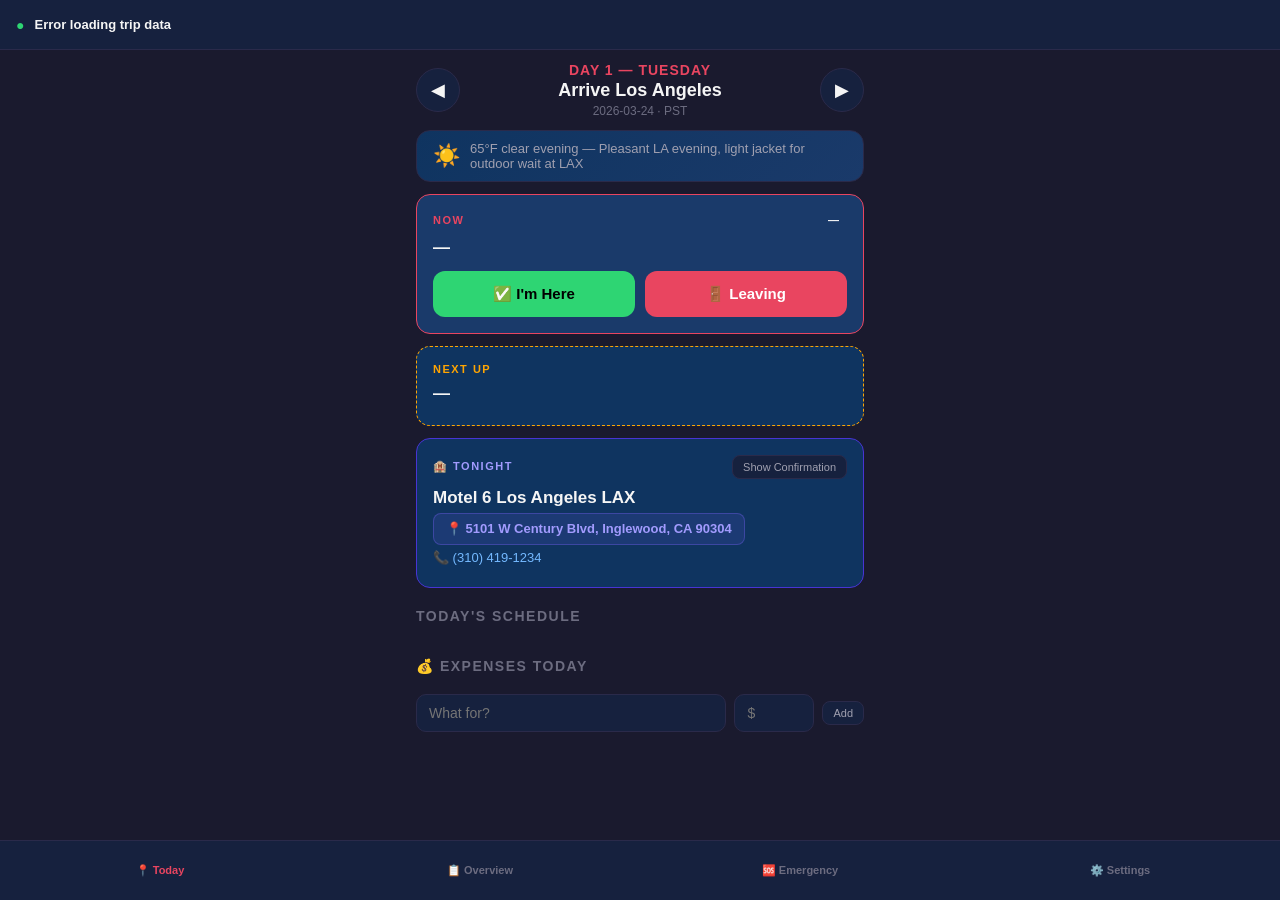
<file: app/index.html>
<!DOCTYPE html>
<html lang="en">
<head>
  <meta charset="UTF-8">
  <meta name="viewport" content="width=device-width, initial-scale=1.0, user-scalable=no">
  <meta name="theme-color" content="#e94560">
  <meta name="apple-mobile-web-app-capable" content="yes">
  <meta name="apple-mobile-web-app-status-bar-style" content="black-translucent">
  <title>SmartTrip — Southwest 2026</title>
  <link rel="manifest" href="manifest.json">
  <link rel="stylesheet" href="style.css">
</head>
<body>

  <!-- ===== TOP STATUS BAR ===== -->
  <header id="status-bar">
    <div id="status-icon">●</div>
    <div id="status-text">Loading trip...</div>
    <div id="clock"></div>
  </header>

  <!-- ===== MORNING BRIEFING OVERLAY ===== -->
  <div id="morning-briefing" class="overlay hidden">
    <div class="overlay-content">
      <h1 id="briefing-title">Good Morning!</h1>
      <div id="briefing-weather" class="briefing-card"></div>
      <div id="briefing-highlights" class="briefing-card"></div>
      <div id="briefing-tips" class="briefing-card"></div>
      <button id="briefing-dismiss" class="btn-primary">Let's Go! 🚀</button>
    </div>
  </div>

  <!-- ===== CONFIRMATION OVERLAY ===== -->
  <div id="confirmation-overlay" class="overlay hidden">
    <div class="overlay-content">
      <h2>📋 Confirmation Details</h2>
      <div id="confirmation-details"></div>
      <button id="confirmation-dismiss" class="btn-primary">Got It ✓</button>
    </div>
  </div>

  <!-- ===== MAIN APP ===== -->
  <main id="app">

    <!-- DAY HEADER -->
    <section id="day-header">
      <div class="day-nav">
        <button id="prev-day" class="nav-btn">◀</button>
        <div id="day-title-area">
          <h2 id="day-number">Day 1</h2>
          <p id="day-title">Loading...</p>
          <p id="day-date" class="subtle"></p>
        </div>
        <button id="next-day" class="nav-btn">▶</button>
      </div>
    </section>

    <!-- WEATHER BANNER -->
    <section id="weather-banner">
      <span id="weather-icon">🌤️</span>
      <span id="weather-text">Loading weather...</span>
    </section>

    <!-- CURRENT ACTIVITY CARD -->
    <section id="current-card" class="activity-card highlight-card">
      <div class="card-header">
        <span class="card-label">NOW</span>
        <span id="current-status-badge" class="status-badge">—</span>
      </div>
      <h3 id="current-title">—</h3>
      <p id="current-time" class="card-time"></p>
      <p id="current-notes" class="card-notes"></p>
      <div id="current-map-link" class="map-link-container hidden"></div>
      <div id="current-confirmation" class="confirmation-box hidden"></div>
      <div id="current-what-to-do" class="what-to-do hidden"></div>
      <div id="current-tips" class="tips-box hidden"></div>
      <div class="action-buttons">
        <button id="btn-arrived" class="btn-action btn-arrive">✅ I'm Here</button>
        <button id="btn-leaving" class="btn-action btn-leave">🚪 Leaving</button>
      </div>
    </section>

    <!-- NEXT UP CARD -->
    <section id="next-card" class="activity-card next-up-card">
      <div class="card-header">
        <span class="card-label">NEXT UP</span>
        <span id="next-eta" class="eta-badge"></span>
      </div>
      <h3 id="next-title">—</h3>
      <p id="next-time" class="card-time"></p>
      <p id="next-distance" class="card-distance"></p>
      <div id="next-map-link" class="map-link-container hidden"></div>
      <p id="next-notes" class="card-notes"></p>
    </section>

    <!-- HOTEL CARD (persistent for the day) -->
    <section id="hotel-card" class="activity-card hotel-card">
      <div class="card-header">
        <span class="card-label">🏨 TONIGHT</span>
        <button id="btn-show-confirmation" class="btn-small">Show Confirmation</button>
      </div>
      <h3 id="hotel-name">—</h3>
      <p id="hotel-address" class="card-notes"></p>
      <p id="hotel-phone" class="card-notes"></p>
    </section>

    <!-- TIMELINE -->
    <section id="timeline">
      <h3 class="section-title">Today's Schedule</h3>
      <div id="timeline-list"></div>
    </section>

    <!-- EXPENSE TRACKER (optional) -->
    <section id="expenses-section">
      <h3 class="section-title">💰 Expenses Today</h3>
      <div id="expense-list"></div>
      <div class="expense-input">
        <input type="text" id="expense-desc" placeholder="What for?" />
        <input type="number" id="expense-amount" placeholder="$" step="0.01" />
        <button id="btn-add-expense" class="btn-small">Add</button>
      </div>
      <p id="expense-total" class="subtle"></p>
    </section>

  </main>

  <!-- ===== BOTTOM NAV ===== -->
  <nav id="bottom-nav">
    <button class="nav-tab active" data-view="today">📍 Today</button>
    <button class="nav-tab" data-view="overview">📋 Overview</button>
    <button class="nav-tab" data-view="emergency">🆘 Emergency</button>
    <button class="nav-tab" data-view="settings">⚙️ Settings</button>
  </nav>

  <!-- ===== OVERVIEW VIEW ===== -->
  <div id="view-overview" class="view-panel hidden">
    <h2>📋 Trip Overview</h2>
    <div id="overview-days"></div>
  </div>

  <!-- ===== EMERGENCY VIEW ===== -->
  <div id="view-emergency" class="view-panel hidden">
    <h2>🆘 Emergency Info</h2>
    <div id="emergency-content"></div>
  </div>

  <!-- ===== SETTINGS VIEW ===== -->
  <div id="view-settings" class="view-panel hidden">
    <h2>⚙️ Settings</h2>
    <div class="setting-row">
      <label>Voice Notifications</label>
      <input type="checkbox" id="setting-voice" />
    </div>
    <div class="setting-row">
      <label>Browser Notifications</label>
      <input type="checkbox" id="setting-notifications" />
    </div>
    <div class="setting-row">
      <label>Check Interval (seconds)</label>
      <input type="number" id="setting-interval" value="60" min="15" max="300" />
    </div>
    <div class="setting-row">
      <label>Late Threshold (minutes)</label>
      <input type="number" id="setting-late-threshold" value="10" min="5" max="60" />
    </div>
    <hr>
    <div class="setting-row">
      <label>Trip Total Expenses</label>
      <span id="trip-total-expenses">$0.00</span>
    </div>
    <div class="setting-row">
      <button id="btn-export-log" class="btn-primary">📥 Export Trip Log</button>
    </div>
    <div class="setting-row">
      <button id="btn-show-briefing" class="btn-primary">🌅 Show Morning Briefing</button>
    </div>
    <hr>
    <div class="setting-row">
      <button id="btn-reset-data" class="btn-primary" style="background: var(--red);">🗑️ Reset All Data</button>
    </div>
    <p style="font-size: 11px; color: var(--text-muted); text-align: center; padding: 8px 0;">Clears all check-ins, expenses, adjustments & settings. For testing.</p>

    <hr>
    <!-- DEBUG TIME OVERRIDE -->
    <div id="debug-panel">
      <h3 class="debug-title">🧪 Debug: Time Travel</h3>
      <p class="debug-desc">Override the app's clock for testing. All features will behave as if it's the selected date/time.</p>

      <div class="debug-row">
        <label for="debug-date">Date</label>
        <input type="date" id="debug-date" />
      </div>
      <div class="debug-row">
        <label for="debug-time">Time</label>
        <input type="time" id="debug-time" step="1" />
      </div>
      <div class="debug-row">
        <label for="debug-tz">Timezone</label>
        <select id="debug-tz">
          <option value="">— Use day's TZ —</option>
          <option value="America/New_York">Eastern (EST/EDT)</option>
          <option value="America/Chicago">Central (CST/CDT)</option>
          <option value="America/Denver">Mountain (MST/MDT)</option>
          <option value="America/Phoenix">Arizona (MST — no DST)</option>
          <option value="America/Los_Angeles">Pacific (PST/PDT)</option>
        </select>
      </div>
      <div class="debug-actions">
        <button id="btn-debug-apply" class="btn-primary btn-debug-apply">⏱ Apply Time Override</button>
        <button id="btn-debug-clear" class="btn-primary btn-debug-clear">↩ Use Real Time</button>
      </div>
      <div id="debug-status" class="debug-status"></div>
    </div>
  </div>

  <!-- JS Modules -->
  <script src="storage.js"></script>
  <script src="schedule-engine.js"></script>
  <script src="notifications.js"></script>
  <script src="ui.js"></script>
  <script src="app.js"></script>
</body>
</html>
</file>
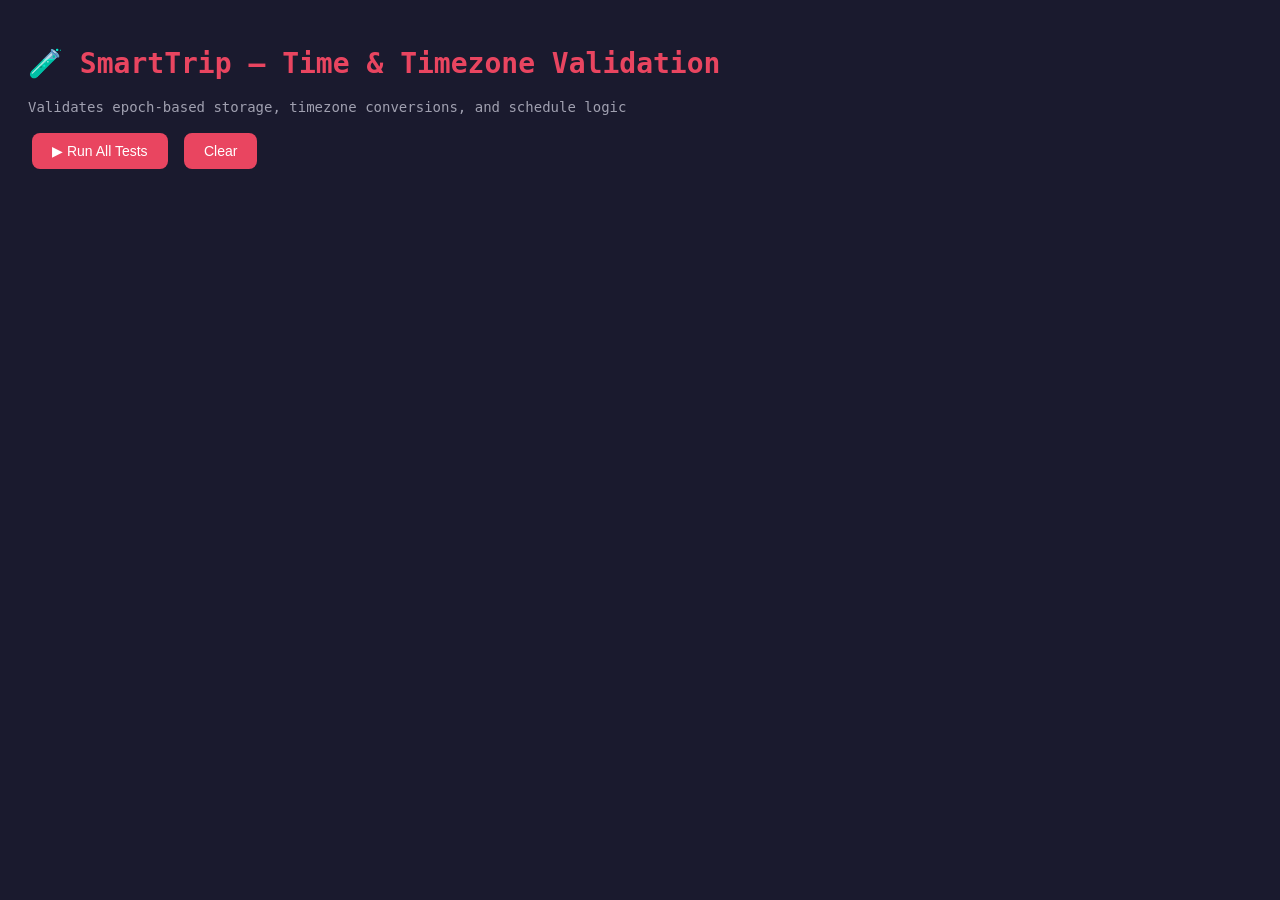
<file: app/test-time.html>
<!DOCTYPE html>
<html lang="en">
<head>
  <meta charset="UTF-8">
  <meta name="viewport" content="width=device-width, initial-scale=1.0">
  <title>SmartTrip — Time & Timezone Validation Tests</title>
  <style>
    body { font-family: monospace; background: #1a1a2e; color: #f5f5f5; padding: 20px; font-size: 14px; }
    h1 { color: #e94560; }
    h2 { color: #ffa502; margin-top: 24px; }
    .pass { color: #2ed573; }
    .fail { color: #ff4757; font-weight: bold; }
    .info { color: #a0a0b0; }
    .warn { color: #ffa502; }
    .test-block { background: #16213e; padding: 12px; border-radius: 8px; margin: 8px 0; }
    .summary { background: #0f3460; padding: 16px; border-radius: 12px; margin-top: 24px; font-size: 16px; }
    button { padding: 10px 20px; background: #e94560; color: #fff; border: none; border-radius: 8px; cursor: pointer; font-size: 14px; margin: 4px; }
    button:hover { opacity: 0.9; }
    #output { white-space: pre-wrap; line-height: 1.6; }
  </style>
</head>
<body>
  <h1>🧪 SmartTrip — Time & Timezone Validation</h1>
  <p class="info">Validates epoch-based storage, timezone conversions, and schedule logic</p>
  <div>
    <button onclick="runAllTests()">▶ Run All Tests</button>
    <button onclick="document.getElementById('output').innerHTML=''">Clear</button>
  </div>
  <div id="output"></div>

  <!-- Load app modules (same as main app) -->
  <script src="storage.js"></script>
  <script src="schedule-engine.js"></script>
  <script src="notifications.js"></script>
  <script src="ui.js"></script>

  <script>
    const out = document.getElementById('output');
    let passCount = 0, failCount = 0, warnCount = 0;

    function log(msg, cls = '') {
      out.innerHTML += `<span class="${cls}">${msg}</span>\n`;
    }

    function assert(condition, label, detail = '') {
      if (condition) {
        passCount++;
        log(`  ✅ PASS: ${label}`, 'pass');
      } else {
        failCount++;
        log(`  ❌ FAIL: ${label} ${detail ? '— ' + detail : ''}`, 'fail');
      }
    }

    function warn(msg) {
      warnCount++;
      log(`  ⚠️  ${msg}`, 'warn');
    }

    // =================================================================
    // TEST 1: System Time Accuracy & Core Helpers
    // =================================================================
    function testSystemTime() {
      log('\n<h2>1. System Time Accuracy & Core Helpers</h2>');

      const now = new Date();
      const sysHours = now.getHours();
      const sysMins = now.getMinutes();
      const tzName = Intl.DateTimeFormat().resolvedOptions().timeZone;
      const tzOffset = now.getTimezoneOffset();

      log(`  System time:    ${now.toLocaleString()}`, 'info');
      log(`  ISO:            ${now.toISOString()}`, 'info');
      log(`  Epoch ms:       ${now.getTime()}`, 'info');
      log(`  Device TZ:      ${tzName}`, 'info');
      log(`  UTC offset:     ${tzOffset > 0 ? '-' : '+'}${String(Math.abs(Math.floor(tzOffset/60))).padStart(2,'0')}:${String(Math.abs(tzOffset%60)).padStart(2,'0')}`, 'info');

      // nowMinutes() with no args should match device local
      const engineMins = ScheduleEngine.nowMinutes();
      const expectedMins = sysHours * 60 + sysMins;
      assert(
        Math.abs(engineMins - expectedMins) <= 1,
        'nowMinutes() [no args] matches device local clock',
        `engine=${engineMins} (${ScheduleEngine.formatTime(engineMins)}), expected=${expectedMins}`
      );

      // todayStr()
      const engineToday = ScheduleEngine.todayStr();
      const y = now.getFullYear();
      const m = String(now.getMonth() + 1).padStart(2, '0');
      const d = String(now.getDate()).padStart(2, '0');
      assert(engineToday === `${y}-${m}-${d}`, 'todayStr() matches system date', `got "${engineToday}"`);

      // formatTime round-trips
      const timeCases = [
        [0, '12:00 AM'], [60, '1:00 AM'], [720, '12:00 PM'],
        [780, '1:00 PM'], [1080, '6:00 PM'], [1439, '11:59 PM'],
      ];
      for (const [mins, expected] of timeCases) {
        const result = ScheduleEngine.formatTime(mins);
        assert(result === expected, `formatTime(${mins}) = "${expected}"`, `got "${result}"`);
      }

      // parseTime
      const parseCases = [
        ['00:00', 0], ['06:30', 390], ['12:00', 720], ['23:59', 1439], ['18:59', 1139],
      ];
      for (const [str, expected] of parseCases) {
        const result = ScheduleEngine.parseTime(str);
        assert(result === expected, `parseTime("${str}") = ${expected}`, `got ${result}`);
      }
    }

    // =================================================================
    // TEST 2: Timezone Functions (getDayTimezone, nowInTimezone, getTimezoneAbbr)
    // =================================================================
    function testTimezoneFunctions() {
      log('\n<h2>2. Timezone Functions</h2>');

      // Expected timezone per day
      const expectedTZ = {
        1: 'America/Los_Angeles',
        2: 'America/Los_Angeles',
        3: 'America/Los_Angeles',
        4: 'America/Phoenix',
        5: 'America/Phoenix',
        6: 'America/Denver',
        7: 'America/Los_Angeles',
        8: 'America/Los_Angeles',
      };

      for (let d = 1; d <= 8; d++) {
        const tz = ScheduleEngine.getDayTimezone(d);
        assert(tz === expectedTZ[d], `Day ${d} timezone = "${expectedTZ[d]}"`, `got "${tz}"`);
      }

      // getTimezoneAbbr returns a short string
      for (let d = 1; d <= 8; d++) {
        const abbr = ScheduleEngine.getTimezoneAbbr(d);
        assert(
          typeof abbr === 'string' && abbr.length >= 2 && abbr.length <= 5,
          `Day ${d} TZ abbreviation is "${abbr}"`
        );
        log(`    Day ${d}: ${expectedTZ[d]} → ${abbr}`, 'info');
      }

      // nowInTimezone returns valid structure
      const tzList = ['America/Los_Angeles', 'America/Phoenix', 'America/Denver', 'America/New_York'];
      for (const tz of tzList) {
        const result = ScheduleEngine.nowInTimezone(tz);
        assert(result.hours >= 0 && result.hours <= 23, `nowInTimezone("${tz}") hours valid`, `hours=${result.hours}`);
        assert(result.minutes >= 0 && result.minutes <= 59, `nowInTimezone("${tz}") minutes valid`, `minutes=${result.minutes}`);
        assert(/^\d{4}-\d{2}-\d{2}$/.test(result.dateStr), `nowInTimezone("${tz}") dateStr format ok`, `got "${result.dateStr}"`);
        log(`    ${tz}: ${result.hours}:${String(result.minutes).padStart(2, '0')}:${String(result.seconds).padStart(2, '0')} on ${result.dateStr}`, 'info');
      }

      // Phoenix (MST, UTC-7) and LA (PDT, UTC-7) — same during DST
      const phoenix = ScheduleEngine.nowInTimezone('America/Phoenix');
      const la = ScheduleEngine.nowInTimezone('America/Los_Angeles');
      const phxMins = phoenix.hours * 60 + phoenix.minutes;
      const laMins = la.hours * 60 + la.minutes;
      if (Math.abs(phxMins - laMins) <= 1) {
        log(`    ✓ Phoenix & LA show same time (both UTC-7 during DST)`, 'pass');
      } else {
        warn(`Phoenix (${phxMins}min) vs LA (${laMins}min) — diff ${phxMins - laMins}min`);
      }

      // Denver (MDT, UTC-6) should be 1hr AHEAD of Phoenix (MST, UTC-7)
      const denver = ScheduleEngine.nowInTimezone('America/Denver');
      const denverMins = denver.hours * 60 + denver.minutes;
      const diff = denverMins - phxMins;
      assert(
        Math.abs(diff - 60) <= 1,
        'Denver (MDT) is 1hr ahead of Phoenix (MST)',
        `Denver=${denverMins}min, Phoenix=${phxMins}min, diff=${diff}min`
      );
    }

    // =================================================================
    // TEST 3: Epoch-Based Arrival / Departure Storage
    // =================================================================
    function testEpochStorage() {
      log('\n<h2>3. Epoch-Based Arrival / Departure Storage</h2>');

      const testActId = '_test_epoch_001';
      const checkins = Storage.getCheckIns();
      delete checkins[testActId];
      Storage.set('checkins', checkins);

      // Record arrival with Date.now()
      const beforeEpoch = Date.now();
      Storage.recordArrival(testActId, Date.now());
      const afterEpoch = Date.now();

      const ci = Storage.getCheckin(testActId);
      assert(ci !== null, 'Check-in record created');
      assert(
        typeof ci.arrivedAt === 'number' && ci.arrivedAt >= beforeEpoch && ci.arrivedAt <= afterEpoch,
        'arrivedAt is epoch ms in range',
        `stored=${ci.arrivedAt}`
      );
      assert(
        typeof ci.arrivedAtISO === 'string' && ci.arrivedAtISO.includes('T'),
        'arrivedAtISO is an ISO string',
        `got "${ci.arrivedAtISO}"`
      );
      log(`    arrivedAt (epoch): ${ci.arrivedAt}`, 'info');
      log(`    arrivedAtISO:      ${ci.arrivedAtISO}`, 'info');

      const arrDate = new Date(ci.arrivedAt);
      assert(!isNaN(arrDate.getTime()), 'Epoch converts to valid Date');

      // Display in each timezone
      log('\n    Displaying arrival time in each day\'s timezone:', 'info');
      for (let d = 1; d <= 8; d++) {
        const displayed = ScheduleEngine.formatDateInTZ(new Date(ci.arrivedAt), d);
        const tzAbbr = ScheduleEngine.getTimezoneAbbr(d);
        log(`      Day ${d} (${tzAbbr}): ${displayed}`, 'info');
      }

      // Record departure (simulate 5sec later)
      const departEpoch = Date.now() + 5000;
      Storage.recordDeparture(testActId, departEpoch);
      const ci2 = Storage.getCheckin(testActId);
      assert(ci2.leftAt > ci2.arrivedAt, 'Departure > Arrival');
      assert(typeof ci2.leftAtISO === 'string', 'leftAtISO exists');

      // epochToMinutesInTZ consistency
      log('\n    epochToMinutesInTZ conversion test:', 'info');
      const minsLA = ScheduleEngine.epochToMinutesInTZ(ci.arrivedAt, 1);
      const minsPhoenix = ScheduleEngine.epochToMinutesInTZ(ci.arrivedAt, 4);
      const minsDenver = ScheduleEngine.epochToMinutesInTZ(ci.arrivedAt, 6);
      log(`      LA (Day 1):      ${minsLA} min → ${ScheduleEngine.formatTime(minsLA)}`, 'info');
      log(`      Phoenix (Day 4): ${minsPhoenix} min → ${ScheduleEngine.formatTime(minsPhoenix)}`, 'info');
      log(`      Denver (Day 6):  ${minsDenver} min → ${ScheduleEngine.formatTime(minsDenver)}`, 'info');

      assert(Math.abs(minsPhoenix - minsLA) <= 1, 'Phoenix ≈ LA (both UTC-7)', `diff=${minsPhoenix - minsLA}`);
      assert(Math.abs(minsDenver - minsPhoenix - 60) <= 1, 'Denver = Phoenix + 60min', `diff=${minsDenver - minsPhoenix}`);

      // Cleanup
      const clean = Storage.getCheckIns();
      delete clean[testActId];
      Storage.set('checkins', clean);
    }

    // =================================================================
    // TEST 4: nowMinutes(dayNumber) — TZ-Aware Current Time
    // =================================================================
    function testNowMinutesWithTZ() {
      log('\n<h2>4. nowMinutes(dayNumber) — TZ-Aware</h2>');

      const localMins = ScheduleEngine.nowMinutes();
      const now = new Date();
      const expectedLocal = now.getHours() * 60 + now.getMinutes();
      assert(
        Math.abs(localMins - expectedLocal) <= 1,
        'nowMinutes() [no arg] = device local',
        `got ${localMins}, expected ~${expectedLocal}`
      );

      const day1Mins = ScheduleEngine.nowMinutes(1);
      const day4Mins = ScheduleEngine.nowMinutes(4);
      const day6Mins = ScheduleEngine.nowMinutes(6);

      log(`    Day 1 (LA/PDT):      ${day1Mins} → ${ScheduleEngine.formatTime(day1Mins)}`, 'info');
      log(`    Day 4 (Phoenix/MST): ${day4Mins} → ${ScheduleEngine.formatTime(day4Mins)}`, 'info');
      log(`    Day 6 (Denver/MDT):  ${day6Mins} → ${ScheduleEngine.formatTime(day6Mins)}`, 'info');

      assert(Math.abs(day1Mins - day4Mins) <= 1, 'Day 1 (LA) ≈ Day 4 (Phoenix)', `diff=${day1Mins - day4Mins}`);
      assert(Math.abs(day6Mins - day4Mins - 60) <= 1, 'Day 6 (Denver) = Day 4 + 60min', `diff=${day6Mins - day4Mins}`);

      // Cross-check with nowInTimezone
      for (let d = 1; d <= 8; d++) {
        const tz = ScheduleEngine.getDayTimezone(d);
        const viaNowMins = ScheduleEngine.nowMinutes(d);
        const viaNowInTZ = ScheduleEngine.nowInTimezone(tz);
        const expectedFromTZ = viaNowInTZ.hours * 60 + viaNowInTZ.minutes;
        assert(
          Math.abs(viaNowMins - expectedFromTZ) <= 1,
          `nowMinutes(${d}) ≈ nowInTimezone("${tz}")`,
          `nowMins=${viaNowMins}, fromTZ=${expectedFromTZ}`
        );
      }
    }

    // =================================================================
    // TEST 5: Schedule Adjustment Logic
    // =================================================================
    function testScheduleAdjustment() {
      log('\n<h2>5. Schedule Adjustment Logic</h2>');

      const origAdj = Storage.getAdjustments();
      const testDay = ScheduleEngine.itinerary.days[0];

      if (testDay && testDay.activities.length > 0) {
        const act = testDay.activities[0];
        const plannedEnd = ScheduleEngine.parseTime(act.plannedEnd);
        if (plannedEnd != null) {
          Storage.setDayAdjustment(testDay.dayNumber, 0);

          const delta1 = ScheduleEngine.adjustSchedule(testDay.dayNumber, act.id, plannedEnd + 15);
          assert(delta1 === 15, '15-min-late → delta=15', `got ${delta1}`);

          const delta2 = ScheduleEngine.adjustSchedule(testDay.dayNumber, act.id, plannedEnd - 10);
          assert(delta2 === -10, '10-min-early → delta=-10', `got ${delta2}`);

          const delta3 = ScheduleEngine.adjustSchedule(testDay.dayNumber, act.id, plannedEnd);
          assert(delta3 === 0, 'On-time → delta=0', `got ${delta3}`);

          log(`    "${act.title}" planned end: ${ScheduleEngine.formatTime(plannedEnd)}`, 'info');
        }
      }

      Storage.set('adjustments', origAdj);
    }

    // =================================================================
    // TEST 6: Current Activity Detection (epoch check-ins)
    // =================================================================
    function testCurrentActivity() {
      log('\n<h2>6. Current Activity Detection (Epoch Check-ins)</h2>');

      const origCheckins = Storage.getCheckIns();
      const origAdj = Storage.getAdjustments();

      const dayNum = 1;
      const activities = ScheduleEngine.getDayActivities(dayNum);
      log(`  Day ${dayNum}: ${activities.length} activities`, 'info');

      if (activities.length < 2) {
        warn('Not enough activities to test');
        return;
      }

      Storage.set('checkins', {});
      Storage.setDayAdjustment(dayNum, 0);

      const act0 = activities[0];
      const act1 = activities[1];
      log(`    Act 0: "${act0.title}" (${act0.plannedStart}→${act0.plannedEnd})`, 'info');
      log(`    Act 1: "${act1.title}" (${act1.plannedStart}→${act1.plannedEnd})`, 'info');

      // Mark act0 as done with epoch timestamps
      const fakeArrival = Date.now() - 3600000;
      const fakeDeparture = Date.now() - 1800000;
      Storage.recordArrival(act0.id, fakeArrival);
      Storage.recordDeparture(act0.id, fakeDeparture);

      log(`    Marked act0 arrived=${new Date(fakeArrival).toLocaleTimeString()}, left=${new Date(fakeDeparture).toLocaleTimeString()}`, 'info');

      const current = ScheduleEngine.findCurrentActivity(dayNum);
      if (current) {
        assert(current.id !== act0.id, 'After completing act0, current is NOT act0', `current="${current.title}"`);
        log(`    Current activity: "${current.title}"`, 'info');
      } else {
        log(`    Current activity: null (no match by time)`, 'info');
      }

      // "I'm Here" on act1 → current should be act1
      Storage.recordArrival(act1.id, Date.now());
      const current2 = ScheduleEngine.findCurrentActivity(dayNum);
      assert(
        current2 && current2.id === act1.id,
        'After arriving at act1, current IS act1',
        `current="${current2?.title}"`
      );

      // Verify epoch values are truthy (for UI boolean checks)
      const ci = Storage.getCheckin(act1.id);
      assert(!!ci.arrivedAt, 'Epoch arrivedAt is truthy');
      assert(ci.arrivedAt > 1000000000000, 'Epoch in milliseconds range (>10^12)', `val=${ci.arrivedAt}`);

      // Restore
      Storage.set('checkins', origCheckins);
      Storage.set('adjustments', origAdj);
    }

    // =================================================================
    // TEST 7: Timezone Trip Map & Border Crossings
    // =================================================================
    function testTimezoneTripMap() {
      log('\n<h2>7. Timezone Trip Map & Border Crossings</h2>');

      const tzMap = [
        { day: 1, date: '2026-03-24', route: 'Newark → LAX',               tz: 'America/Los_Angeles',  note: 'Fly EDT→PDT, -3hr' },
        { day: 2, date: '2026-03-25', route: 'LA → Ridgecrest',            tz: 'America/Los_Angeles',  note: 'All PDT' },
        { day: 3, date: '2026-03-26', route: 'Death Valley → Vegas',       tz: 'America/Los_Angeles',  note: 'All PDT' },
        { day: 4, date: '2026-03-27', route: 'Vegas → Grand Canyon AZ',    tz: 'America/Phoenix',      note: 'PDT→MST (both UTC-7, no change)' },
        { day: 5, date: '2026-03-28', route: 'Grand Canyon → Page AZ',     tz: 'America/Phoenix',      note: 'All MST' },
        { day: 6, date: '2026-03-29', route: 'Page AZ → Bryce Canyon UT',  tz: 'America/Denver',       note: '⚠️ AZ→UT: clock FORWARD 1hr (MST→MDT)' },
        { day: 7, date: '2026-03-30', route: 'Bryce → Zion → Vegas',       tz: 'America/Los_Angeles',  note: '⚠️ UT→NV: clock BACK 1hr (MDT→PDT)' },
        { day: 8, date: '2026-03-31', route: 'Vegas → Newark',             tz: 'America/Los_Angeles',  note: 'Fly PDT→EDT, +3hr' },
      ];

      for (const item of tzMap) {
        const dayTZ = ScheduleEngine.getDayTimezone(item.day);
        const abbr = ScheduleEngine.getTimezoneAbbr(item.day);
        assert(dayTZ === item.tz, `Day ${item.day} TZ = "${item.tz}"`, `got "${dayTZ}"`);

        const icon = item.note.includes('⚠️') ? '🔄' : '📍';
        log(`    ${icon} Day ${item.day} | ${item.date} | ${item.route}`, 'info');
        log(`       ${dayTZ} (${abbr}) — ${item.note}`, item.note.includes('⚠️') ? 'warn' : 'info');
      }

      // Verify Day 6 and 7 have timezoneNote
      const day6 = ScheduleEngine.itinerary.days.find(d => d.dayNumber === 6);
      const day7 = ScheduleEngine.itinerary.days.find(d => d.dayNumber === 7);
      if (day6) {
        assert(!!day6.timezoneNote, 'Day 6 has timezoneNote');
        log(`    Day 6 note: "${day6.timezoneNote}"`, 'warn');
      }
      if (day7) {
        assert(!!day7.timezoneNote, 'Day 7 has timezoneNote');
        log(`    Day 7 note: "${day7.timezoneNote}"`, 'warn');
      }
    }

    // =================================================================
    // TEST 8: End-to-End "I'm Here" / "Leaving" Simulation
    // =================================================================
    function testButtonSimulation() {
      log('\n<h2>8. End-to-End: "I\'m Here" / "Leaving" Simulation</h2>');

      const origCheckins = Storage.getCheckIns();
      const origAdj = Storage.getAdjustments();

      const dayNum = 3;
      const activities = ScheduleEngine.getDayActivities(dayNum);
      if (activities.length === 0) { warn('No activities for Day 3'); return; }

      Storage.set('checkins', {});
      Storage.setDayAdjustment(dayNum, 0);

      const act = activities[0];
      const tz = ScheduleEngine.getDayTimezone(dayNum);
      const tzAbbr = ScheduleEngine.getTimezoneAbbr(dayNum);
      log(`  Day ${dayNum} — TZ: ${tz} (${tzAbbr})`, 'info');
      log(`  Activity: "${act.title}"`, 'info');

      // === "I'm Here" ===
      const arrivalEpoch = Date.now();
      Storage.recordArrival(act.id, arrivalEpoch);
      const ci = Storage.getCheckin(act.id);
      assert(ci !== null && ci.arrivedAt === arrivalEpoch, '"I\'m Here" recorded with epoch');

      const arrDisplay = ScheduleEngine.formatDateInTZ(new Date(ci.arrivedAt), dayNum);
      log(`  ✅ Arrived at ${arrDisplay} ${tzAbbr}`, 'pass');
      log(`     epoch: ${ci.arrivedAt} | ISO: ${ci.arrivedAtISO}`, 'info');

      // Arrival minutes should match current minutes in day TZ
      const arrMinsInTZ = ScheduleEngine.epochToMinutesInTZ(ci.arrivedAt, dayNum);
      const nowMinsInTZ = ScheduleEngine.nowMinutes(dayNum);
      assert(
        Math.abs(arrMinsInTZ - nowMinsInTZ) <= 1,
        'Arrival minutes ≈ current time in day TZ',
        `arrival=${arrMinsInTZ}, now=${nowMinsInTZ}`
      );

      // === "Leaving" ===
      const departEpoch = Date.now();
      Storage.recordDeparture(act.id, departEpoch);
      const ci2 = Storage.getCheckin(act.id);
      assert(ci2.leftAt >= ci2.arrivedAt, 'Departure ≥ Arrival');

      const depDisplay = ScheduleEngine.formatDateInTZ(new Date(ci2.leftAt), dayNum);
      log(`  🚪 Left at ${depDisplay} ${tzAbbr}`, 'pass');

      // Schedule adjustment using TZ-correct minutes
      const nowMins = ScheduleEngine.nowMinutes(dayNum);
      const delta = ScheduleEngine.adjustSchedule(dayNum, act.id, nowMins);
      const plannedEnd = ScheduleEngine.parseTime(act.plannedEnd);
      if (plannedEnd != null) {
        const expectedDelta = nowMins - plannedEnd;
        assert(delta === expectedDelta, 'Schedule adjustment uses TZ-correct minutes', `delta=${delta}, expected=${expectedDelta}`);
        if (delta > 0) log(`  📊 Running ${delta} min late`, 'warn');
        else if (delta < 0) log(`  📊 ${Math.abs(delta)} min early`, 'pass');
        else log(`  📊 Exactly on time!`, 'pass');
      }

      // Restore
      Storage.set('checkins', origCheckins);
      Storage.set('adjustments', origAdj);
    }

    // =================================================================
    // TEST 9: Cross-Timezone Display Consistency
    // =================================================================
    function testCrossTimezoneDisplay() {
      log('\n<h2>9. Cross-Timezone Display Consistency</h2>');
      log('  Scenario: check in during Day 5 (Phoenix), view from Day 6 (Denver)', 'info');

      const testActId = '_test_cross_tz_001';
      Storage.set('checkins', {});

      const checkinEpoch = Date.now();
      Storage.recordArrival(testActId, checkinEpoch);

      const displayDay5 = ScheduleEngine.formatDateInTZ(new Date(checkinEpoch), 5);
      const abbrDay5 = ScheduleEngine.getTimezoneAbbr(5);
      const displayDay6 = ScheduleEngine.formatDateInTZ(new Date(checkinEpoch), 6);
      const abbrDay6 = ScheduleEngine.getTimezoneAbbr(6);

      log(`  Epoch: ${checkinEpoch}`, 'info');
      log(`  Day 5 view (${abbrDay5}): ${displayDay5}`, 'info');
      log(`  Day 6 view (${abbrDay6}): ${displayDay6}`, 'info');

      const minsDay5 = ScheduleEngine.epochToMinutesInTZ(checkinEpoch, 5);
      const minsDay6 = ScheduleEngine.epochToMinutesInTZ(checkinEpoch, 6);
      const diff = minsDay6 - minsDay5;
      assert(
        Math.abs(diff - 60) <= 1,
        'Same epoch shows 1hr later in Denver than Phoenix',
        `day5=${minsDay5}min, day6=${minsDay6}min, diff=${diff}`
      );
      log('  ✓ Epoch-based storage ensures correct display in ANY timezone!', 'pass');

      // Cleanup
      const clean = Storage.getCheckIns();
      delete clean[testActId];
      Storage.set('checkins', clean);
    }

    // =================================================================
    // RUN ALL
    // =================================================================
    async function runAllTests() {
      out.innerHTML = '';
      passCount = failCount = warnCount = 0;

      try {
        const resp = await fetch('../data/itinerary.json');
        const data = await resp.json();
        ScheduleEngine.load(data);
        log('✓ Itinerary loaded (' + data.days.length + ' days)\n', 'pass');
      } catch (e) {
        log('❌ Failed to load itinerary: ' + e.message, 'fail');
        return;
      }

      testSystemTime();
      testTimezoneFunctions();
      testEpochStorage();
      testNowMinutesWithTZ();
      testScheduleAdjustment();
      testCurrentActivity();
      testTimezoneTripMap();
      testButtonSimulation();
      testCrossTimezoneDisplay();

      // Summary
      log(`\n<div class="summary">`, '');
      log(`📊 Results: <span class="pass">${passCount} passed</span>, <span class="fail">${failCount} failed</span>, <span class="warn">${warnCount} warnings</span>`, '');
      if (failCount === 0) {
        log('🎉 All time calculations and timezone conversions are CORRECT!', 'pass');
        log('✓ Epoch-based storage is working', 'pass');
        log('✓ Timezone-aware display is working', 'pass');
        log('✓ Schedule adjustments use TZ-correct time', 'pass');
      }
      if (warnCount > 0) {
        log(`⚠️  ${warnCount} warnings — review border crossing notes.`, 'warn');
      }
      log('</div>', '');
    }
  </script>
</body>
</html>
</file>
<file: app/style.css>
/* ===== ChetanSmartTrip PWA — Mobile-First Dark Mode ===== */

:root {
  --bg-primary: #1a1a2e;
  --bg-secondary: #16213e;
  --bg-card: #0f3460;
  --bg-card-highlight: #1a3a6a;
  --accent: #e94560;
  --accent-light: #ff6b81;
  --green: #2ed573;
  --yellow: #ffa502;
  --red: #ff4757;
  --text-primary: #f5f5f5;
  --text-secondary: #a0a0b0;
  --text-muted: #6c6c80;
  --border: #2a2a4a;
  --card-radius: 14px;
  --nav-height: 60px;
  --status-height: 50px;
}

* {
  margin: 0;
  padding: 0;
  box-sizing: border-box;
  -webkit-tap-highlight-color: transparent;
}

body {
  font-family: -apple-system, BlinkMacSystemFont, 'Segoe UI', Roboto, sans-serif;
  background: var(--bg-primary);
  color: var(--text-primary);
  min-height: 100vh;
  padding-top: var(--status-height);
  padding-bottom: calc(var(--nav-height) + 16px);
  overflow-x: hidden;
  -webkit-font-smoothing: antialiased;
}

/* ===== STATUS BAR ===== */
#status-bar {
  position: fixed;
  top: 0;
  left: 0;
  right: 0;
  height: var(--status-height);
  background: var(--bg-secondary);
  display: flex;
  align-items: center;
  padding: 0 16px;
  z-index: 100;
  border-bottom: 1px solid var(--border);
  gap: 10px;
}

#status-icon {
  font-size: 14px;
  color: var(--green);
  animation: pulse 2s ease-in-out infinite;
}

#status-icon.on-track { color: var(--green); }
#status-icon.early { color: var(--green); }
#status-icon.late { color: var(--yellow); }
#status-icon.very-late { color: var(--red); }

@keyframes pulse {
  0%, 100% { opacity: 1; }
  50% { opacity: 0.4; }
}

#status-text {
  flex: 1;
  font-size: 13px;
  font-weight: 600;
  color: var(--text-primary);
  white-space: nowrap;
  overflow: hidden;
  text-overflow: ellipsis;
}

#clock {
  font-size: 14px;
  font-weight: 700;
  color: var(--accent-light);
  font-variant-numeric: tabular-nums;
}

/* ===== MAIN APP ===== */
#app {
  padding: 12px 16px;
  max-width: 480px;
  margin: 0 auto;
}

/* ===== DAY HEADER ===== */
#day-header {
  margin-bottom: 12px;
}

.day-nav {
  display: flex;
  align-items: center;
  justify-content: space-between;
  gap: 8px;
}

.nav-btn {
  width: 44px;
  height: 44px;
  border-radius: 50%;
  border: 1px solid var(--border);
  background: var(--bg-secondary);
  color: var(--text-primary);
  font-size: 18px;
  cursor: pointer;
  display: flex;
  align-items: center;
  justify-content: center;
}

.nav-btn:active { background: var(--bg-card); }

#day-title-area {
  text-align: center;
  flex: 1;
}

#day-number {
  font-size: 14px;
  color: var(--accent);
  text-transform: uppercase;
  letter-spacing: 1px;
  font-weight: 700;
}

#day-title {
  font-size: 18px;
  font-weight: 700;
  line-height: 1.2;
  margin: 2px 0;
}

#day-date {
  font-size: 12px;
}

/* ===== WEATHER BANNER ===== */
#weather-banner {
  background: linear-gradient(135deg, #0f3460 0%, #1a3a6a 100%);
  border-radius: var(--card-radius);
  padding: 10px 16px;
  margin-bottom: 12px;
  display: flex;
  align-items: center;
  gap: 10px;
  font-size: 13px;
  border: 1px solid var(--border);
}

#weather-icon { font-size: 22px; }
#weather-text { color: var(--text-secondary); }

/* ===== ACTIVITY CARDS ===== */
.activity-card {
  background: var(--bg-card);
  border-radius: var(--card-radius);
  padding: 16px;
  margin-bottom: 12px;
  border: 1px solid var(--border);
  transition: border-color 0.2s;
}

.highlight-card {
  border-color: var(--accent);
  background: var(--bg-card-highlight);
}

.next-up-card {
  border-color: var(--yellow);
  border-style: dashed;
}

.hotel-card {
  border-color: #4834d4;
}

.card-header {
  display: flex;
  justify-content: space-between;
  align-items: center;
  margin-bottom: 8px;
}

.card-label {
  font-size: 11px;
  font-weight: 700;
  text-transform: uppercase;
  letter-spacing: 1.5px;
  color: var(--accent);
}

.next-up-card .card-label { color: var(--yellow); }
.hotel-card .card-label { color: #a29bfe; }

.activity-card h3 {
  font-size: 17px;
  font-weight: 700;
  margin-bottom: 4px;
  line-height: 1.3;
}

.card-time {
  font-size: 13px;
  color: var(--text-secondary);
  margin-bottom: 4px;
}

.card-notes {
  font-size: 13px;
  color: var(--text-muted);
  line-height: 1.4;
  margin-bottom: 4px;
}

.card-distance {
  font-size: 13px;
  color: var(--yellow);
  font-weight: 600;
}

/* Status Badge */
.status-badge {
  font-size: 11px;
  font-weight: 700;
  padding: 3px 8px;
  border-radius: 20px;
  text-transform: uppercase;
}

.status-badge.on-track { background: var(--green); color: #000; }
.status-badge.early { background: var(--green); color: #000; }
.status-badge.late { background: var(--yellow); color: #000; }
.status-badge.very-late { background: var(--red); color: #fff; }
.status-badge.waiting { background: var(--border); color: var(--text-secondary); }

.eta-badge {
  font-size: 12px;
  color: var(--yellow);
  font-weight: 600;
}

/* Confirmation Box */
.confirmation-box {
  background: rgba(233, 69, 96, 0.15);
  border: 1px solid var(--accent);
  border-radius: 10px;
  padding: 10px;
  margin: 8px 0;
  font-size: 14px;
  font-weight: 700;
  color: var(--accent-light);
  text-align: center;
  letter-spacing: 0.5px;
}

/* What to Do */
.what-to-do {
  margin: 8px 0;
  padding: 10px;
  background: rgba(46, 213, 115, 0.08);
  border-radius: 10px;
  border: 1px solid rgba(46, 213, 115, 0.2);
}

.what-to-do h4 {
  font-size: 12px;
  color: var(--green);
  text-transform: uppercase;
  letter-spacing: 1px;
  margin-bottom: 6px;
}

.what-to-do ul {
  list-style: none;
  padding: 0;
}

.what-to-do li {
  font-size: 13px;
  color: var(--text-secondary);
  padding: 3px 0;
  padding-left: 16px;
  position: relative;
}

.what-to-do li::before {
  content: '▸';
  position: absolute;
  left: 0;
  color: var(--green);
}

/* Tips */
.tips-box {
  margin: 8px 0;
  padding: 10px;
  background: rgba(255, 165, 2, 0.08);
  border-radius: 10px;
  border: 1px solid rgba(255, 165, 2, 0.2);
}

.tips-box h4 {
  font-size: 12px;
  color: var(--yellow);
  text-transform: uppercase;
  letter-spacing: 1px;
  margin-bottom: 6px;
}

.tips-box li {
  font-size: 13px;
  color: var(--text-secondary);
  padding: 3px 0;
  padding-left: 16px;
  position: relative;
  list-style: none;
}

.tips-box li::before {
  content: '💡';
  position: absolute;
  left: -2px;
  font-size: 11px;
}

/* Action Buttons */
.action-buttons {
  display: flex;
  gap: 10px;
  margin-top: 12px;
}

.btn-action {
  flex: 1;
  padding: 14px 12px;
  border: none;
  border-radius: 12px;
  font-size: 15px;
  font-weight: 700;
  cursor: pointer;
  transition: transform 0.1s, opacity 0.2s;
}

.btn-action:active { transform: scale(0.96); }
.btn-action:disabled { opacity: 0.4; cursor: not-allowed; }

.btn-arrive {
  background: var(--green);
  color: #000;
}

.btn-leave {
  background: var(--accent);
  color: #fff;
}

/* ===== TIMELINE ===== */
.section-title {
  font-size: 14px;
  text-transform: uppercase;
  letter-spacing: 1.5px;
  color: var(--text-muted);
  margin-bottom: 10px;
  padding-top: 8px;
}

#timeline-list {
  display: flex;
  flex-direction: column;
  gap: 4px;
}

.timeline-item {
  display: flex;
  flex-direction: column;
  padding: 10px 12px;
  border-radius: 10px;
  background: var(--bg-secondary);
  border: 1px solid transparent;
  cursor: pointer;
  transition: background 0.2s;
}

.timeline-item:active { background: var(--bg-card); }
.timeline-item.completed { opacity: 0.5; }
.timeline-item.current { border-color: var(--accent); background: var(--bg-card-highlight); }
.timeline-item.upcoming { opacity: 0.8; }
.timeline-item.expanded { background: var(--bg-card); border-color: var(--accent); opacity: 1; }
.timeline-item.expanded.completed { opacity: 0.8; }

.timeline-dot {
  width: 10px;
  height: 10px;
  border-radius: 50%;
  margin-top: 5px;
  flex-shrink: 0;
}

.timeline-dot.completed { background: var(--green); }
.timeline-dot.current { background: var(--accent); box-shadow: 0 0 8px var(--accent); }
.timeline-dot.upcoming { background: var(--border); }
.timeline-dot.skipped { background: var(--text-muted); }

.timeline-info {
  flex: 1;
  min-width: 0;
}

.timeline-title {
  font-size: 14px;
  font-weight: 600;
  line-height: 1.3;
  white-space: nowrap;
  overflow: hidden;
  text-overflow: ellipsis;
}

.timeline-time {
  font-size: 12px;
  color: var(--text-muted);
}

.timeline-adjusted {
  font-size: 11px;
  color: var(--yellow);
  font-weight: 600;
}

.timeline-type-icon {
  font-size: 11px;
  flex-shrink: 0;
  margin-top: 3px;
}

/* Timeline header row */
.timeline-header {
  display: flex;
  align-items: flex-start;
  gap: 10px;
  width: 100%;
  cursor: pointer;
}

.timeline-chevron {
  font-size: 14px;
  color: var(--text-muted);
  flex-shrink: 0;
  margin-top: 3px;
  margin-left: auto;
}

/* Checkin badges in timeline */
.tl-badge {
  font-size: 10px;
  font-weight: 700;
  padding: 1px 6px;
  border-radius: 8px;
  margin-left: 6px;
  vertical-align: middle;
}
.tl-badge-done { background: var(--green); color: #000; }
.tl-badge-here { background: var(--accent); color: #fff; }

/* Expanded detail inside timeline item */
.tl-expanded {
  margin-top: 10px;
  padding-top: 10px;
  border-top: 1px solid var(--border);
}

.tl-notes {
  font-size: 13px;
  color: var(--text-secondary);
  line-height: 1.5;
  margin-bottom: 8px;
}

.tl-meta {
  font-size: 12px;
  color: var(--text-muted);
  margin-bottom: 4px;
}

/* Map link buttons */
.map-link {
  display: inline-block;
  padding: 6px 12px;
  background: rgba(108, 92, 231, 0.15);
  border: 1px solid rgba(108, 92, 231, 0.4);
  border-radius: 8px;
  color: #a29bfe;
  font-size: 13px;
  font-weight: 600;
  text-decoration: none;
  line-height: 1.4;
  transition: background 0.15s, border-color 0.15s;
  word-break: break-word;
}

.map-link:active {
  background: rgba(108, 92, 231, 0.3);
  border-color: #a29bfe;
}

.map-link-container {
  margin: 6px 0;
}

.tl-map-link {
  display: block;
  margin: 8px 0;
  text-align: center;
}

/* Phone link */
.phone-link {
  color: #74b9ff;
  text-decoration: none;
  font-size: 13px;
}

.phone-link:active {
  color: #a29bfe;
}

.tl-confirmation {
  background: rgba(233, 69, 96, 0.15);
  border: 1px solid var(--accent);
  border-radius: 8px;
  padding: 8px;
  margin: 8px 0;
  font-size: 14px;
  font-weight: 700;
  color: var(--accent-light);
  text-align: center;
}

.tl-section {
  margin: 8px 0;
  padding: 8px;
  background: rgba(255, 255, 255, 0.03);
  border-radius: 8px;
}

.tl-section h5 {
  font-size: 12px;
  color: var(--accent);
  margin-bottom: 4px;
  text-transform: uppercase;
  letter-spacing: 0.5px;
}

.tl-section ul {
  list-style: none;
  padding: 0;
}

.tl-section li {
  font-size: 12px;
  color: var(--text-secondary);
  padding: 2px 0 2px 14px;
  position: relative;
  line-height: 1.4;
}

.tl-section li::before {
  content: '▸';
  position: absolute;
  left: 0;
  color: var(--accent-light);
}

.tl-actions {
  display: flex;
  gap: 8px;
  margin-top: 10px;
}

.tl-actions .btn-action {
  padding: 10px 8px;
  font-size: 13px;
}

.tl-checkin-info {
  font-size: 11px;
  color: var(--green);
  text-align: center;
  margin-top: 6px;
}

/* ===== EXPENSES ===== */
#expenses-section {
  margin-top: 16px;
}

#expense-list {
  display: flex;
  flex-direction: column;
  gap: 4px;
  margin-bottom: 10px;
}

.expense-row {
  display: flex;
  justify-content: space-between;
  align-items: center;
  padding: 8px 12px;
  background: var(--bg-secondary);
  border-radius: 8px;
  font-size: 13px;
}

.expense-row .expense-desc { color: var(--text-secondary); flex: 1; }
.expense-row .expense-amt { color: var(--green); font-weight: 700; }

.expense-input {
  display: flex;
  gap: 8px;
  align-items: center;
}

.expense-input input {
  flex: 1;
  padding: 10px 12px;
  border: 1px solid var(--border);
  border-radius: 10px;
  background: var(--bg-secondary);
  color: var(--text-primary);
  font-size: 14px;
  outline: none;
}

.expense-input input:focus { border-color: var(--accent); }
.expense-input input[type="number"] { max-width: 80px; }

#expense-total {
  text-align: right;
  margin-top: 8px;
  font-weight: 700;
  color: var(--green);
}

/* ===== BUTTONS ===== */
.btn-primary {
  display: block;
  width: 100%;
  padding: 14px;
  border: none;
  border-radius: 12px;
  background: var(--accent);
  color: #fff;
  font-size: 16px;
  font-weight: 700;
  cursor: pointer;
  margin-top: 12px;
}

.btn-primary:active { transform: scale(0.97); }

.btn-small {
  padding: 5px 10px;
  border: 1px solid var(--border);
  border-radius: 8px;
  background: var(--bg-secondary);
  color: var(--text-secondary);
  font-size: 11px;
  cursor: pointer;
}

.btn-small:active { background: var(--bg-card); }

/* ===== BOTTOM NAV ===== */
#bottom-nav {
  position: fixed;
  bottom: 0;
  left: 0;
  right: 0;
  height: var(--nav-height);
  background: var(--bg-secondary);
  border-top: 1px solid var(--border);
  display: flex;
  z-index: 100;
}

.nav-tab {
  flex: 1;
  border: none;
  background: none;
  color: var(--text-muted);
  font-size: 11px;
  font-weight: 600;
  cursor: pointer;
  display: flex;
  flex-direction: column;
  align-items: center;
  justify-content: center;
  gap: 2px;
  transition: color 0.2s;
}

.nav-tab.active { color: var(--accent); }

/* ===== OVERLAYS ===== */
.overlay {
  position: fixed;
  inset: 0;
  background: rgba(0, 0, 0, 0.85);
  z-index: 200;
  display: flex;
  align-items: center;
  justify-content: center;
  padding: 20px;
}

.overlay.hidden { display: none; }

.overlay-content {
  background: var(--bg-card);
  border-radius: 20px;
  padding: 24px;
  max-width: 400px;
  width: 100%;
  max-height: 85vh;
  overflow-y: auto;
}

.overlay-content h1 {
  font-size: 24px;
  margin-bottom: 16px;
  text-align: center;
}

.overlay-content h2 {
  font-size: 20px;
  margin-bottom: 16px;
  text-align: center;
}

.briefing-card {
  background: var(--bg-secondary);
  border-radius: 12px;
  padding: 14px;
  margin-bottom: 12px;
  font-size: 14px;
  line-height: 1.5;
  color: var(--text-secondary);
}

.briefing-card h3 {
  font-size: 13px;
  text-transform: uppercase;
  letter-spacing: 1px;
  color: var(--accent);
  margin-bottom: 6px;
}

/* ===== VIEW PANELS ===== */
.view-panel {
  padding: 16px;
  padding-top: calc(var(--status-height) + 16px);
  padding-bottom: calc(var(--nav-height) + 16px);
  max-width: 480px;
  margin: 0 auto;
}

.view-panel.hidden { display: none; }

.view-panel h2 {
  font-size: 20px;
  margin-bottom: 16px;
}

/* Overview day cards */
.overview-day-card {
  background: var(--bg-secondary);
  border-radius: 12px;
  padding: 14px;
  margin-bottom: 8px;
  cursor: pointer;
  border: 1px solid var(--border);
}

.overview-day-card:active { background: var(--bg-card); }
.overview-day-card.today { border-color: var(--accent); }

.overview-day-card h3 {
  font-size: 15px;
  margin-bottom: 2px;
}

.overview-day-card p {
  font-size: 12px;
  color: var(--text-muted);
}

.overview-day-card .highlight-list {
  margin-top: 6px;
  font-size: 12px;
  color: var(--text-secondary);
  line-height: 1.5;
}

/* Emergency */
.emergency-card {
  background: var(--bg-secondary);
  border-radius: 12px;
  padding: 14px;
  margin-bottom: 10px;
}

.emergency-card h3 {
  font-size: 14px;
  color: var(--accent);
  margin-bottom: 8px;
}

.emergency-card a {
  color: var(--green);
  text-decoration: none;
  font-size: 14px;
  display: block;
  padding: 4px 0;
}

.emergency-card a:active { color: var(--accent-light); }

/* Settings */
.setting-row {
  display: flex;
  justify-content: space-between;
  align-items: center;
  padding: 12px 0;
  border-bottom: 1px solid var(--border);
  font-size: 14px;
}

.setting-row label { color: var(--text-secondary); }

.setting-row input[type="checkbox"] {
  width: 22px;
  height: 22px;
  accent-color: var(--accent);
}

.setting-row input[type="number"] {
  width: 70px;
  padding: 6px 8px;
  border: 1px solid var(--border);
  border-radius: 8px;
  background: var(--bg-primary);
  color: var(--text-primary);
  font-size: 14px;
  text-align: center;
}

/* ===== DEBUG TIME OVERRIDE PANEL ===== */
#debug-panel {
  margin-top: 8px;
  padding: 12px;
  background: var(--bg-primary);
  border: 1px dashed var(--yellow);
  border-radius: 12px;
}

.debug-title {
  font-size: 15px;
  color: var(--yellow);
  margin: 0 0 4px;
}

.debug-desc {
  font-size: 11px;
  color: var(--text-muted);
  margin: 0 0 12px;
  line-height: 1.4;
}

.debug-row {
  display: flex;
  justify-content: space-between;
  align-items: center;
  padding: 8px 0;
  border-bottom: 1px solid var(--border);
}

.debug-row label {
  font-size: 13px;
  color: var(--text-secondary);
  font-weight: 600;
}

.debug-row input[type="date"],
.debug-row input[type="time"],
.debug-row select {
  padding: 6px 10px;
  border: 1px solid var(--border);
  border-radius: 8px;
  background: var(--bg-secondary);
  color: var(--text-primary);
  font-size: 13px;
  min-width: 160px;
}

.debug-actions {
  display: flex;
  gap: 8px;
  margin-top: 12px;
}

.btn-debug-apply {
  flex: 1;
  background: var(--yellow) !important;
  color: #000 !important;
  font-size: 13px !important;
  padding: 8px !important;
}

.btn-debug-clear {
  flex: 1;
  background: var(--bg-secondary) !important;
  color: var(--text-secondary) !important;
  font-size: 13px !important;
  padding: 8px !important;
  border: 1px solid var(--border) !important;
}

.debug-status {
  margin-top: 8px;
  font-size: 12px;
  text-align: center;
  min-height: 18px;
  font-weight: 600;
}

.debug-status.active {
  color: var(--yellow);
}

.debug-status.off {
  color: var(--text-muted);
}

/* ===== UTILITIES ===== */
.subtle { color: var(--text-muted); }
.hidden { display: none !important; }

/* Smooth scroll */
html { scroll-behavior: smooth; }

/* Disable text selection on buttons */
button { user-select: none; }

/* Custom scrollbar for dark mode */
::-webkit-scrollbar { width: 4px; }
::-webkit-scrollbar-track { background: var(--bg-primary); }
::-webkit-scrollbar-thumb { background: var(--border); border-radius: 4px; }
</file>
